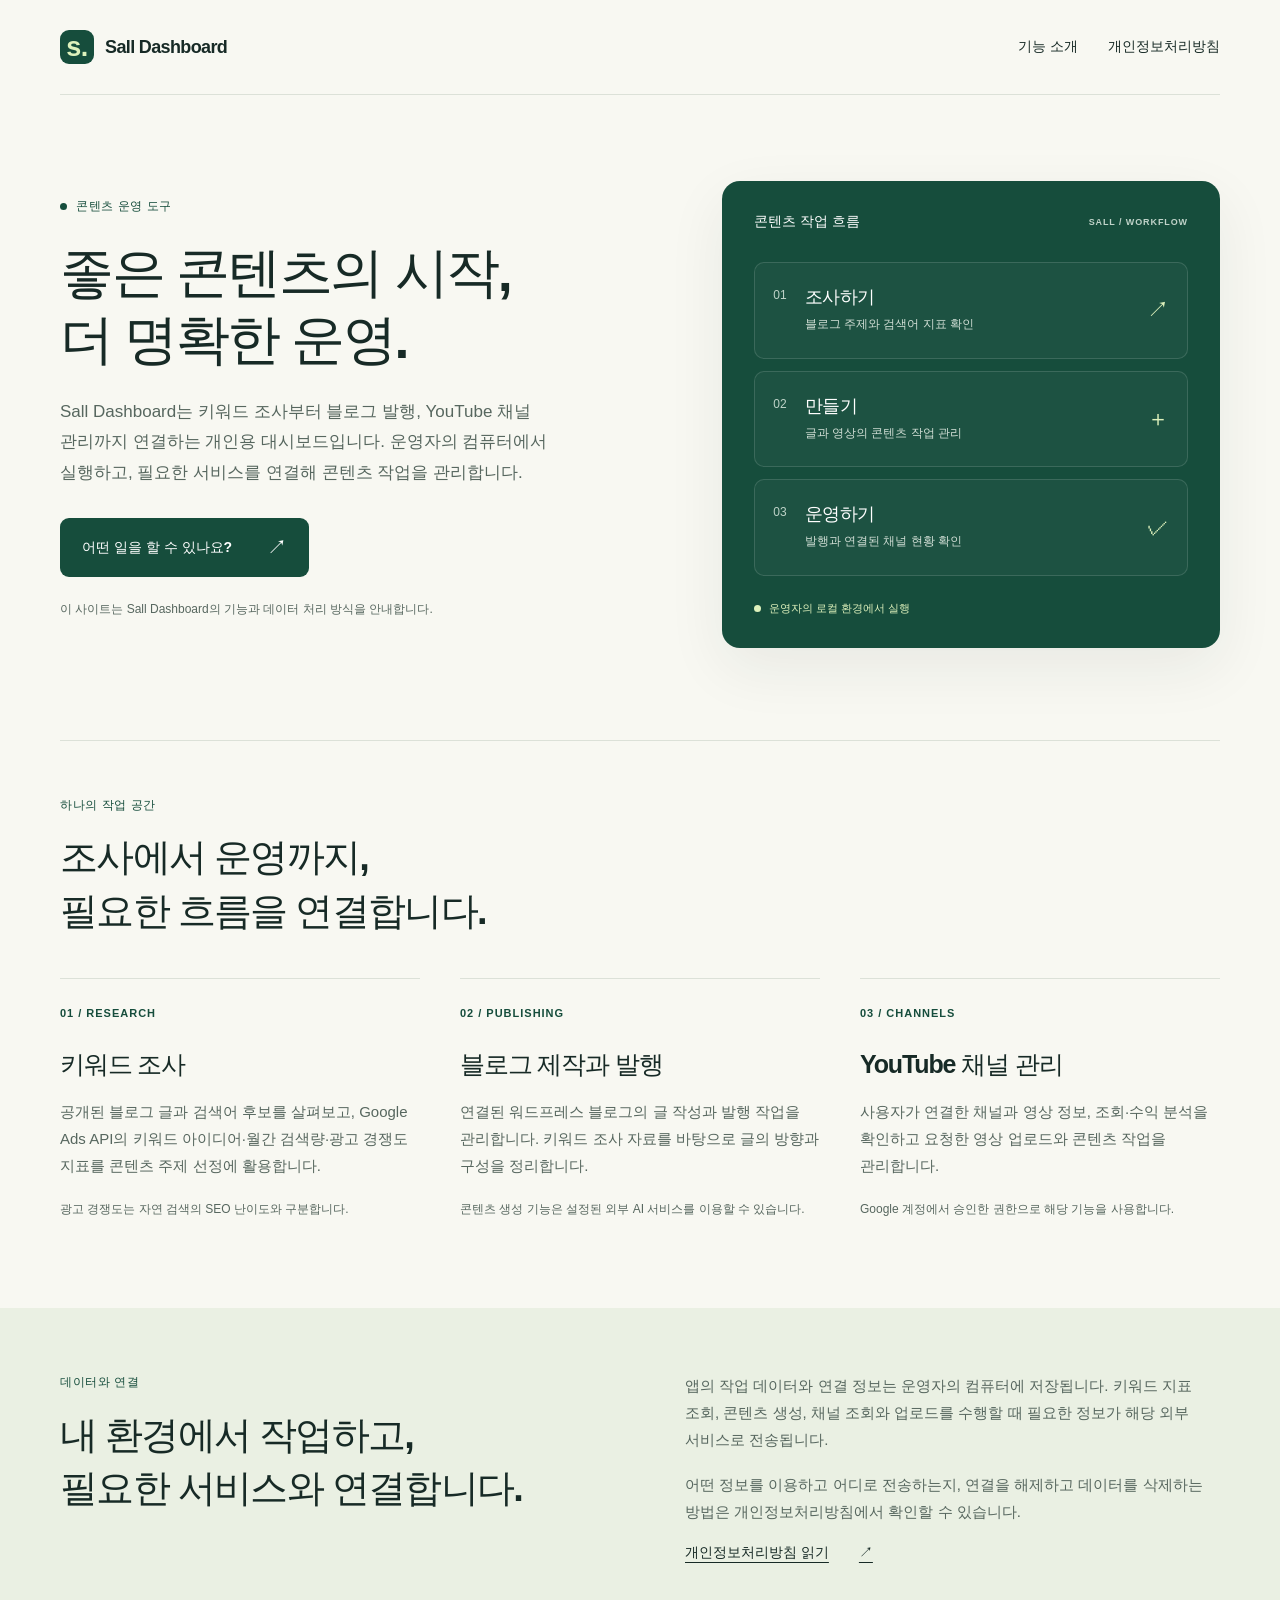
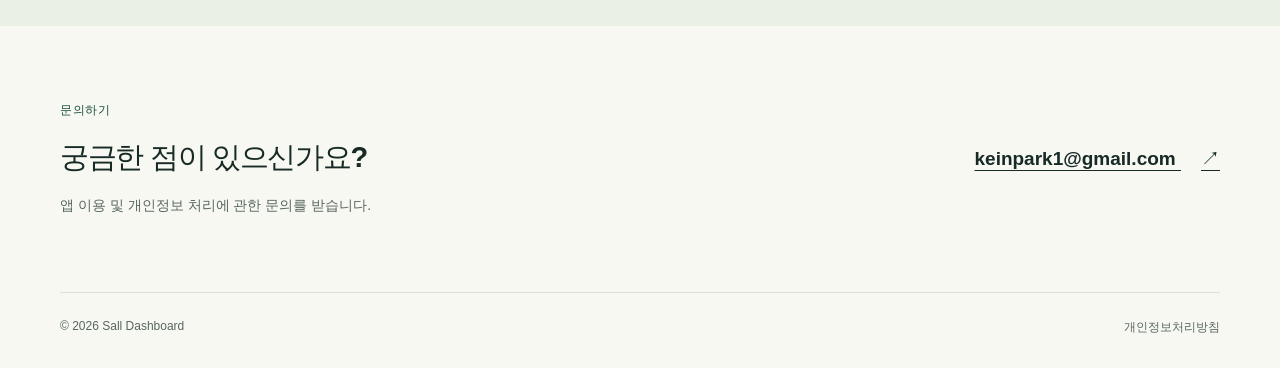
<file: index.html>
<!doctype html>
<html lang="ko">
  <head>
    <meta charset="utf-8" />
    <meta name="viewport" content="width=device-width, initial-scale=1" />
    <meta
      name="description"
      content="Sall Dashboard는 키워드 조사, 블로그 제작과 발행, YouTube 채널 관리를 위한 개인용 콘텐츠 운영 도구입니다."
    />
    <meta name="color-scheme" content="light" />
    <title>Sall Dashboard — 콘텐츠 운영을 한곳에서</title>
    <link rel="icon" href="./favicon.svg" type="image/svg+xml" />
    <link rel="stylesheet" href="./styles.css" />
  </head>
  <body>
    <a class="skip-link" href="#main">본문으로 이동</a>
    <header class="site-header wrap">
      <a class="brand" href="./" aria-label="Sall Dashboard 홈"
        ><span class="brand-mark" aria-hidden="true">s.</span
        ><span>Sall Dashboard</span></a
      >
      <nav aria-label="주요 메뉴">
        <a href="#features">기능 소개</a
        ><a href="./privacy.html">개인정보처리방침</a>
      </nav>
    </header>
    <main id="main">
      <section class="hero wrap" aria-labelledby="hero-title">
        <div class="hero-copy">
          <p class="eyebrow">
            <span class="status-dot" aria-hidden="true"></span> 콘텐츠 운영 도구
          </p>
          <h1 id="hero-title">좋은 콘텐츠의 시작,<br />더 명확한 운영.</h1>
          <p class="hero-description">
            Sall Dashboard는 키워드 조사부터 블로그 발행, YouTube 채널 관리까지
            연결하는 개인용 대시보드입니다. 운영자의 컴퓨터에서 실행하고, 필요한
            서비스를 연결해 콘텐츠 작업을 관리합니다.
          </p>
          <a class="button" href="#features"
            >어떤 일을 할 수 있나요? <span aria-hidden="true">↗</span></a
          >
          <p class="hero-note">
            이 사이트는 Sall Dashboard의 기능과 데이터 처리 방식을 안내합니다.
          </p>
        </div>
        <div class="workflow" aria-label="콘텐츠 운영 흐름">
          <div class="workflow-heading">
            <span>콘텐츠 작업 흐름</span
            ><span class="workflow-label">SALL / WORKFLOW</span>
          </div>
          <ol class="workflow-list">
            <li>
              <span class="step-number">01</span>
              <div>
                <strong>조사하기</strong>
                <p>블로그 주제와 검색어 지표 확인</p>
              </div>
              <span class="step-icon" aria-hidden="true">↗</span>
            </li>
            <li>
              <span class="step-number">02</span>
              <div>
                <strong>만들기</strong>
                <p>글과 영상의 콘텐츠 작업 관리</p>
              </div>
              <span class="step-icon" aria-hidden="true">＋</span>
            </li>
            <li>
              <span class="step-number">03</span>
              <div>
                <strong>운영하기</strong>
                <p>발행과 연결된 채널 현황 확인</p>
              </div>
              <span class="step-icon" aria-hidden="true">✓</span>
            </li>
          </ol>
          <div class="workflow-footer">
            <span class="status-dot" aria-hidden="true"></span> 운영자의 로컬
            환경에서 실행
          </div>
        </div>
      </section>
      <section
        class="features wrap"
        id="features"
        aria-labelledby="features-title"
      >
        <div class="section-heading">
          <p class="eyebrow">하나의 작업 공간</p>
          <h2 id="features-title">
            조사에서 운영까지,<br />필요한 흐름을 연결합니다.
          </h2>
        </div>
        <div class="feature-grid">
          <article class="feature">
            <span class="feature-number">01 / RESEARCH</span>
            <h3>키워드 조사</h3>
            <p>
              공개된 블로그 글과 검색어 후보를 살펴보고, Google Ads API의 키워드
              아이디어·월간 검색량·광고 경쟁도 지표를 콘텐츠 주제 선정에
              활용합니다.
            </p>
            <p class="feature-detail">
              광고 경쟁도는 자연 검색의 SEO 난이도와 구분합니다.
            </p>
          </article>
          <article class="feature">
            <span class="feature-number">02 / PUBLISHING</span>
            <h3>블로그 제작과 발행</h3>
            <p>
              연결된 워드프레스 블로그의 글 작성과 발행 작업을 관리합니다.
              키워드 조사 자료를 바탕으로 글의 방향과 구성을 정리합니다.
            </p>
            <p class="feature-detail">
              콘텐츠 생성 기능은 설정된 외부 AI 서비스를 이용할 수 있습니다.
            </p>
          </article>
          <article class="feature">
            <span class="feature-number">03 / CHANNELS</span>
            <h3>YouTube 채널 관리</h3>
            <p>
              사용자가 연결한 채널과 영상 정보, 조회·수익 분석을 확인하고 요청한
              영상 업로드와 콘텐츠 작업을 관리합니다.
            </p>
            <p class="feature-detail">
              Google 계정에서 승인한 권한으로 해당 기능을 사용합니다.
            </p>
          </article>
        </div>
      </section>
      <section class="data-section" aria-labelledby="data-title">
        <div class="wrap data-layout">
          <div>
            <p class="eyebrow">데이터와 연결</p>
            <h2 id="data-title">
              내 환경에서 작업하고,<br />필요한 서비스와 연결합니다.
            </h2>
          </div>
          <div class="data-copy">
            <p>
              앱의 작업 데이터와 연결 정보는 운영자의 컴퓨터에 저장됩니다.
              키워드 지표 조회, 콘텐츠 생성, 채널 조회와 업로드를 수행할 때
              필요한 정보가 해당 외부 서비스로 전송됩니다.
            </p>
            <p>
              어떤 정보를 이용하고 어디로 전송하는지, 연결을 해제하고 데이터를
              삭제하는 방법은 개인정보처리방침에서 확인할 수 있습니다.
            </p>
            <a class="text-link" href="./privacy.html"
              >개인정보처리방침 읽기 <span aria-hidden="true">↗</span></a
            >
          </div>
        </div>
      </section>
      <section class="contact wrap" aria-labelledby="contact-title">
        <div>
          <p class="eyebrow">문의하기</p>
          <h2 id="contact-title">궁금한 점이 있으신가요?</h2>
          <p>앱 이용 및 개인정보 처리에 관한 문의를 받습니다.</p>
        </div>
        <a class="contact-link" href="mailto:keinpark1@gmail.com"
          >keinpark1@gmail.com <span aria-hidden="true">↗</span></a
        >
      </section>
    </main>
    <footer class="site-footer wrap">
      <span>© 2026 Sall Dashboard</span
      ><a href="./privacy.html">개인정보처리방침</a>
    </footer>
  </body>
</html>
</file>
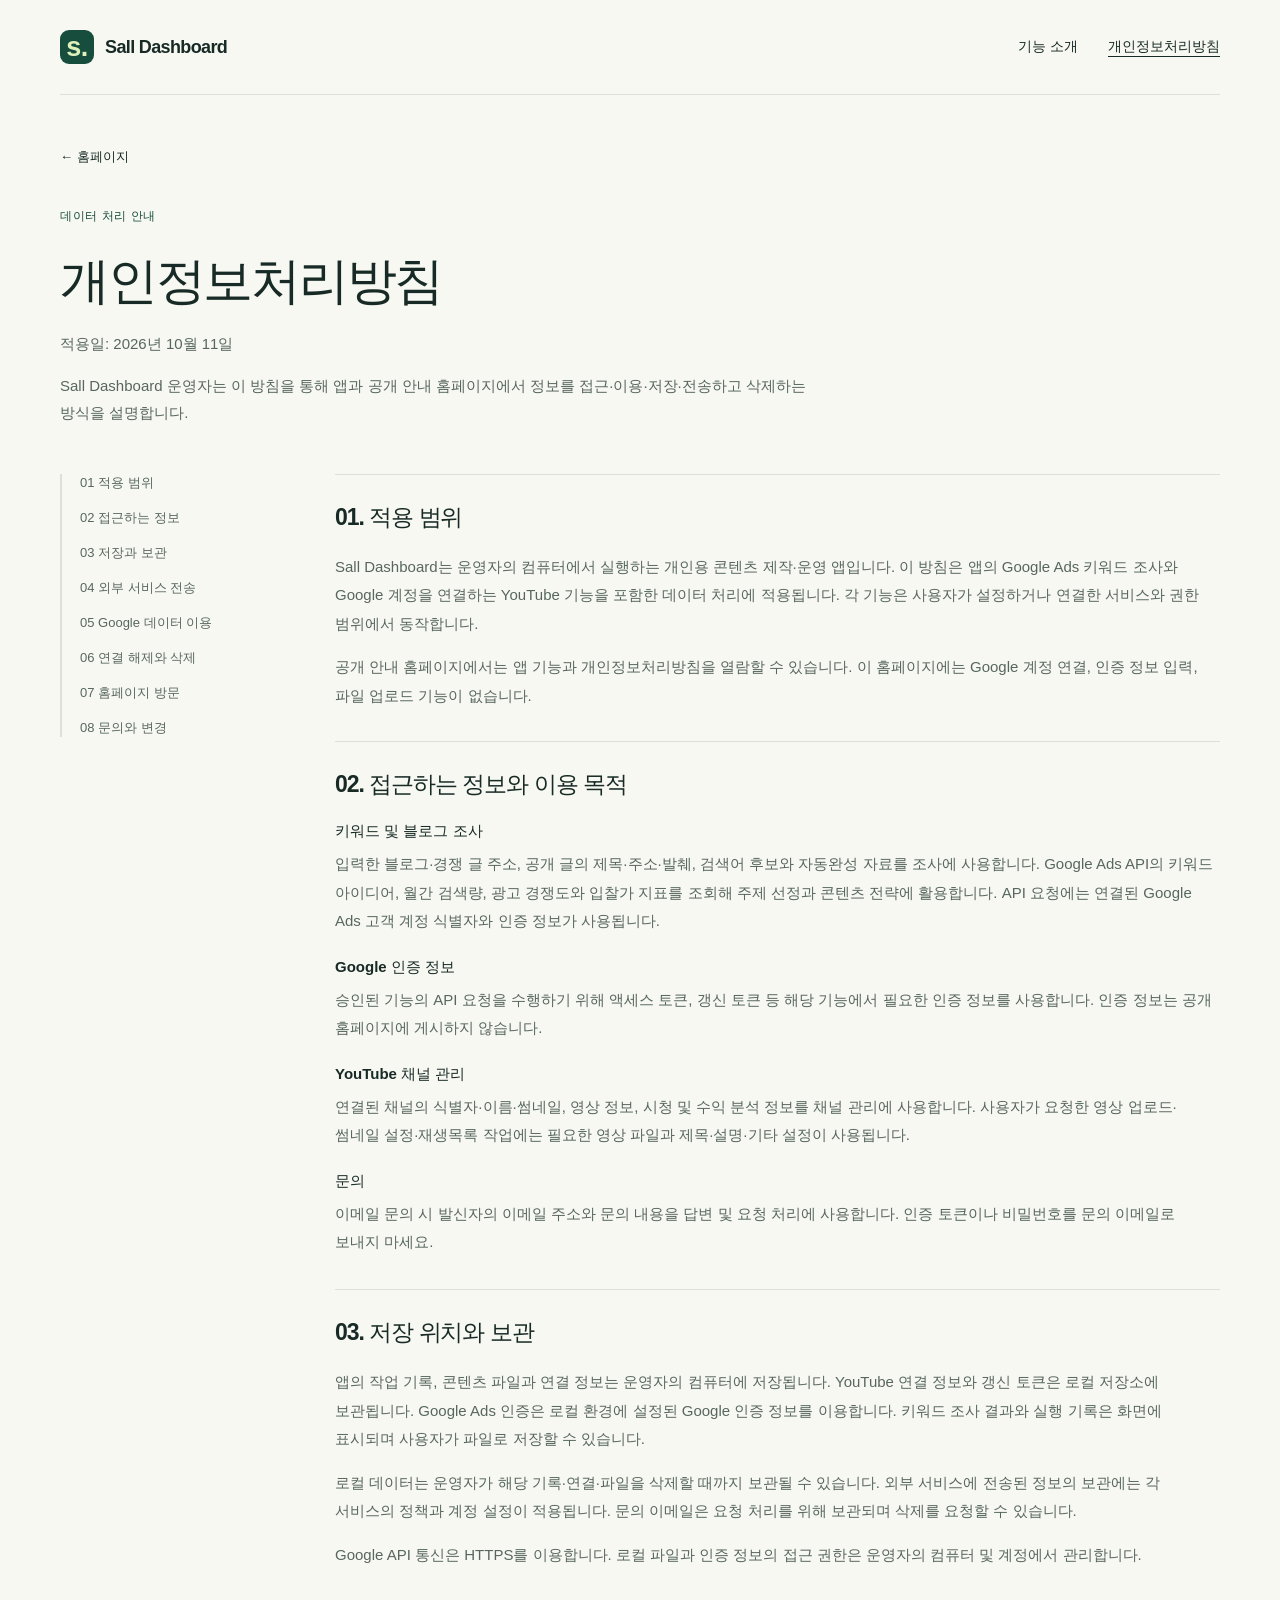
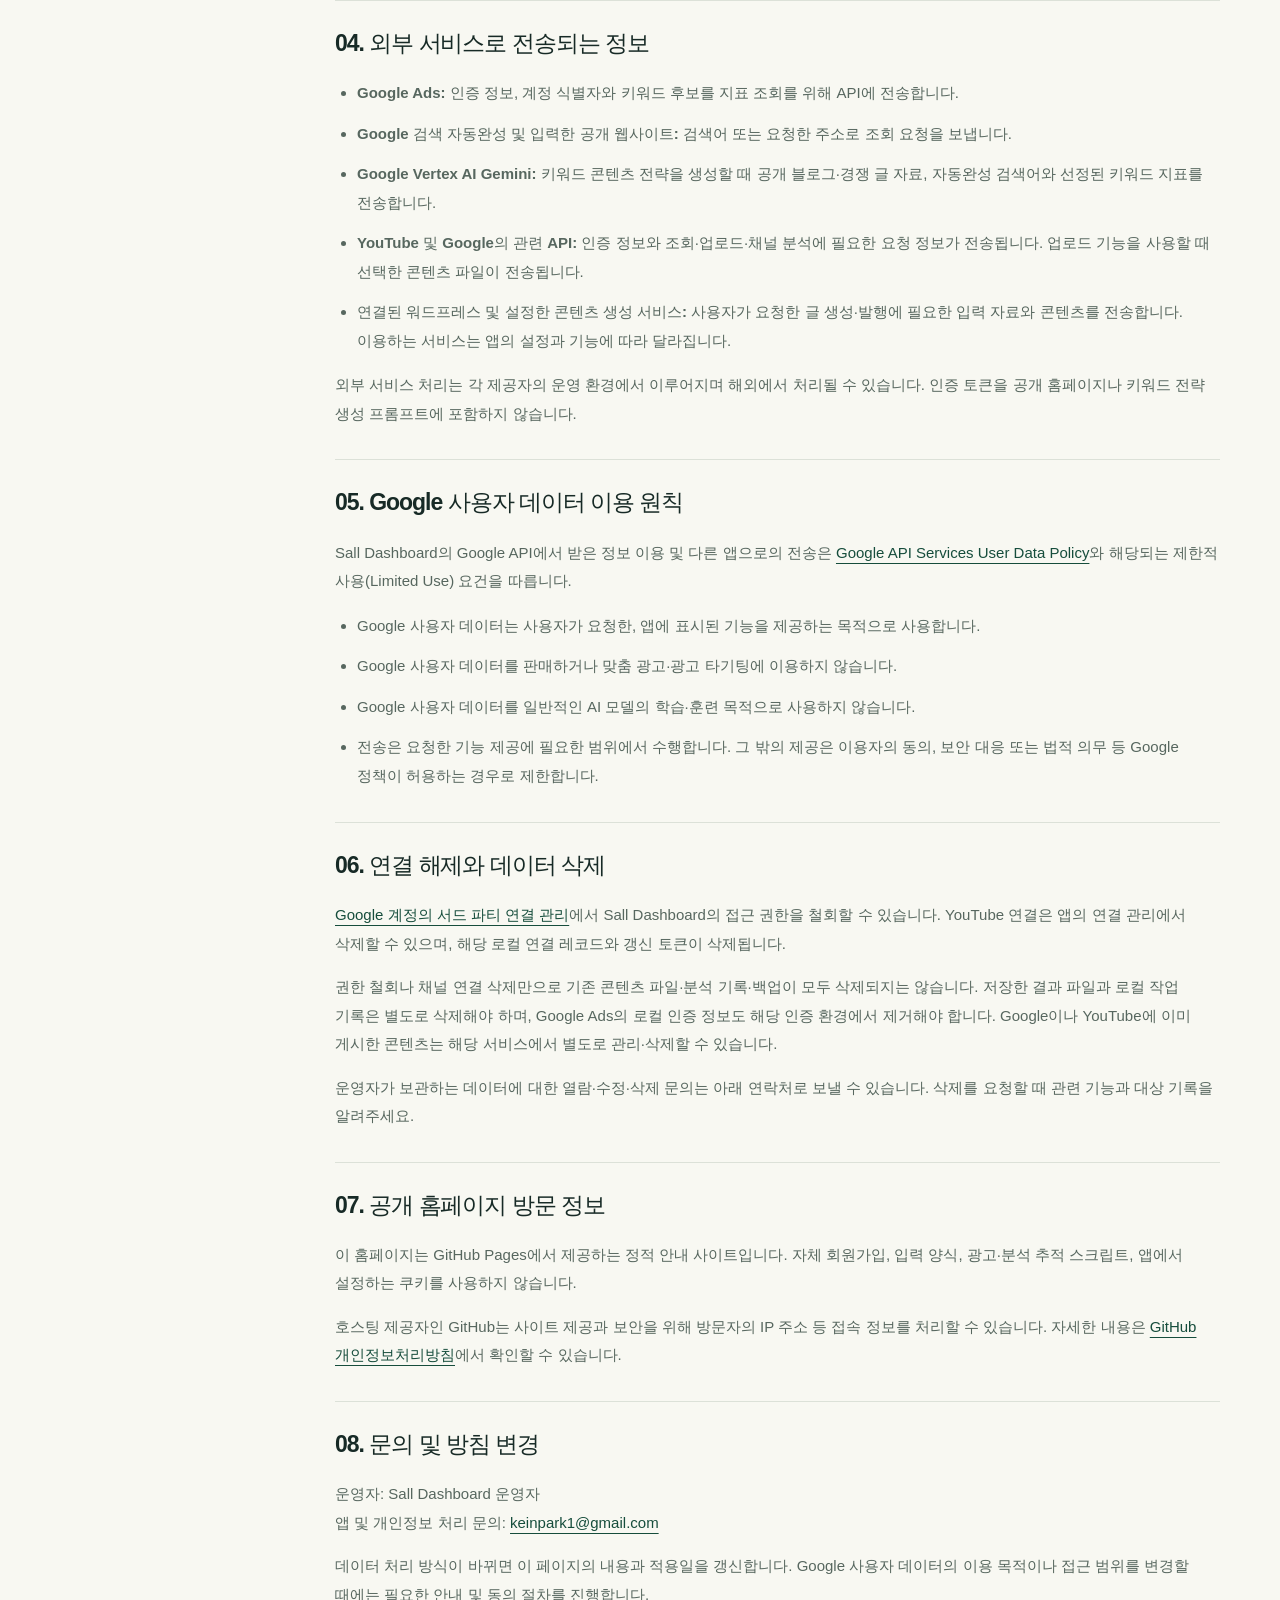
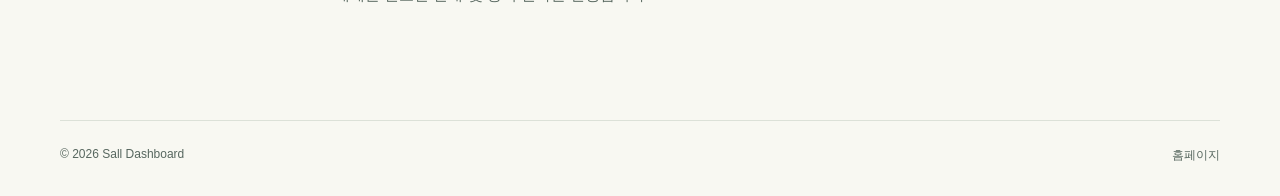
<file: privacy.html>
<!doctype html>
<html lang="ko">
  <head>
    <meta charset="utf-8" />
    <meta name="viewport" content="width=device-width, initial-scale=1" />
    <meta
      name="description"
      content="Sall Dashboard의 Google API 이용, 데이터 접근·저장·전송 및 삭제 방법에 관한 개인정보처리방침입니다."
    />
    <meta name="color-scheme" content="light" />
    <title>개인정보처리방침 — Sall Dashboard</title>
    <link rel="icon" href="./favicon.svg" type="image/svg+xml" />
    <link rel="stylesheet" href="./styles.css" />
  </head>
  <body>
    <a class="skip-link" href="#main">본문으로 이동</a>
    <header class="site-header wrap">
      <a class="brand" href="./" aria-label="Sall Dashboard 홈"
        ><span class="brand-mark" aria-hidden="true">s.</span
        ><span>Sall Dashboard</span></a
      >
      <nav aria-label="주요 메뉴">
        <a href="./#features">기능 소개</a
        ><a href="./privacy.html" aria-current="page">개인정보처리방침</a>
      </nav>
    </header>
    <main id="main" class="policy wrap">
      <div class="policy-heading">
        <a class="back-link" href="./">← 홈페이지</a>
        <p class="eyebrow">데이터 처리 안내</p>
        <h1>개인정보처리방침</h1>
        <p>적용일: <time datetime="2026-10-11">2026년 10월 11일</time></p>
        <p>
          Sall Dashboard 운영자는 이 방침을 통해 앱과 공개 안내 홈페이지에서
          정보를 접근·이용·저장·전송하고 삭제하는 방식을 설명합니다.
        </p>
      </div>
      <div class="policy-layout">
        <nav class="policy-nav" aria-label="개인정보처리방침 목차">
          <a href="#scope">01 적용 범위</a
          ><a href="#information">02 접근하는 정보</a
          ><a href="#storage">03 저장과 보관</a
          ><a href="#sharing">04 외부 서비스 전송</a
          ><a href="#limited-use">05 Google 데이터 이용</a
          ><a href="#deletion">06 연결 해제와 삭제</a
          ><a href="#website">07 홈페이지 방문</a
          ><a href="#contact">08 문의와 변경</a>
        </nav>
        <div class="policy-content">
          <section id="scope">
            <h2>01. 적용 범위</h2>
            <p>
              Sall Dashboard는 운영자의 컴퓨터에서 실행하는 개인용 콘텐츠
              제작·운영 앱입니다. 이 방침은 앱의 Google Ads 키워드 조사와 Google
              계정을 연결하는 YouTube 기능을 포함한 데이터 처리에 적용됩니다. 각
              기능은 사용자가 설정하거나 연결한 서비스와 권한 범위에서
              동작합니다.
            </p>
            <p>
              공개 안내 홈페이지에서는 앱 기능과 개인정보처리방침을 열람할 수
              있습니다. 이 홈페이지에는 Google 계정 연결, 인증 정보 입력, 파일
              업로드 기능이 없습니다.
            </p>
          </section>
          <section id="information">
            <h2>02. 접근하는 정보와 이용 목적</h2>
            <dl>
              <dt>키워드 및 블로그 조사</dt>
              <dd>
                입력한 블로그·경쟁 글 주소, 공개 글의 제목·주소·발췌, 검색어
                후보와 자동완성 자료를 조사에 사용합니다. Google Ads API의
                키워드 아이디어, 월간 검색량, 광고 경쟁도와 입찰가 지표를 조회해
                주제 선정과 콘텐츠 전략에 활용합니다. API 요청에는 연결된 Google
                Ads 고객 계정 식별자와 인증 정보가 사용됩니다.
              </dd>
              <dt>Google 인증 정보</dt>
              <dd>
                승인된 기능의 API 요청을 수행하기 위해 액세스 토큰, 갱신 토큰 등
                해당 기능에서 필요한 인증 정보를 사용합니다. 인증 정보는 공개
                홈페이지에 게시하지 않습니다.
              </dd>
              <dt>YouTube 채널 관리</dt>
              <dd>
                연결된 채널의 식별자·이름·썸네일, 영상 정보, 시청 및 수익 분석
                정보를 채널 관리에 사용합니다. 사용자가 요청한 영상
                업로드·썸네일 설정·재생목록 작업에는 필요한 영상 파일과
                제목·설명·기타 설정이 사용됩니다.
              </dd>
              <dt>문의</dt>
              <dd>
                이메일 문의 시 발신자의 이메일 주소와 문의 내용을 답변 및 요청
                처리에 사용합니다. 인증 토큰이나 비밀번호를 문의 이메일로 보내지
                마세요.
              </dd>
            </dl>
          </section>
          <section id="storage">
            <h2>03. 저장 위치와 보관</h2>
            <p>
              앱의 작업 기록, 콘텐츠 파일과 연결 정보는 운영자의 컴퓨터에
              저장됩니다. YouTube 연결 정보와 갱신 토큰은 로컬 저장소에
              보관됩니다. Google Ads 인증은 로컬 환경에 설정된 Google 인증
              정보를 이용합니다. 키워드 조사 결과와 실행 기록은 화면에 표시되며
              사용자가 파일로 저장할 수 있습니다.
            </p>
            <p>
              로컬 데이터는 운영자가 해당 기록·연결·파일을 삭제할 때까지 보관될
              수 있습니다. 외부 서비스에 전송된 정보의 보관에는 각 서비스의
              정책과 계정 설정이 적용됩니다. 문의 이메일은 요청 처리를 위해
              보관되며 삭제를 요청할 수 있습니다.
            </p>
            <p>
              Google API 통신은 HTTPS를 이용합니다. 로컬 파일과 인증 정보의 접근
              권한은 운영자의 컴퓨터 및 계정에서 관리합니다.
            </p>
          </section>
          <section id="sharing">
            <h2>04. 외부 서비스로 전송되는 정보</h2>
            <ul>
              <li>
                <strong>Google Ads:</strong> 인증 정보, 계정 식별자와 키워드
                후보를 지표 조회를 위해 API에 전송합니다.
              </li>
              <li>
                <strong>Google 검색 자동완성 및 입력한 공개 웹사이트:</strong>
                검색어 또는 요청한 주소로 조회 요청을 보냅니다.
              </li>
              <li>
                <strong>Google Vertex AI Gemini:</strong> 키워드 콘텐츠 전략을
                생성할 때 공개 블로그·경쟁 글 자료, 자동완성 검색어와 선정된
                키워드 지표를 전송합니다.
              </li>
              <li>
                <strong>YouTube 및 Google의 관련 API:</strong> 인증 정보와
                조회·업로드·채널 분석에 필요한 요청 정보가 전송됩니다. 업로드
                기능을 사용할 때 선택한 콘텐츠 파일이 전송됩니다.
              </li>
              <li>
                <strong>연결된 워드프레스 및 설정한 콘텐츠 생성 서비스:</strong>
                사용자가 요청한 글 생성·발행에 필요한 입력 자료와 콘텐츠를
                전송합니다. 이용하는 서비스는 앱의 설정과 기능에 따라
                달라집니다.
              </li>
            </ul>
            <p>
              외부 서비스 처리는 각 제공자의 운영 환경에서 이루어지며 해외에서
              처리될 수 있습니다. 인증 토큰을 공개 홈페이지나 키워드 전략 생성
              프롬프트에 포함하지 않습니다.
            </p>
          </section>
          <section id="limited-use">
            <h2>05. Google 사용자 데이터 이용 원칙</h2>
            <p>
              Sall Dashboard의 Google API에서 받은 정보 이용 및 다른 앱으로의
              전송은
              <a
                href="https://developers.google.com/terms/api-services-user-data-policy"
                >Google API Services User Data Policy</a
              >와 해당되는 제한적 사용(Limited Use) 요건을 따릅니다.
            </p>
            <ul>
              <li>
                Google 사용자 데이터는 사용자가 요청한, 앱에 표시된 기능을
                제공하는 목적으로 사용합니다.
              </li>
              <li>
                Google 사용자 데이터를 판매하거나 맞춤 광고·광고 타기팅에
                이용하지 않습니다.
              </li>
              <li>
                Google 사용자 데이터를 일반적인 AI 모델의 학습·훈련 목적으로
                사용하지 않습니다.
              </li>
              <li>
                전송은 요청한 기능 제공에 필요한 범위에서 수행합니다. 그 밖의
                제공은 이용자의 동의, 보안 대응 또는 법적 의무 등 Google 정책이
                허용하는 경우로 제한합니다.
              </li>
            </ul>
          </section>
          <section id="deletion">
            <h2>06. 연결 해제와 데이터 삭제</h2>
            <p>
              <a href="https://myaccount.google.com/connections"
                >Google 계정의 서드 파티 연결 관리</a
              >에서 Sall Dashboard의 접근 권한을 철회할 수 있습니다. YouTube
              연결은 앱의 연결 관리에서 삭제할 수 있으며, 해당 로컬 연결
              레코드와 갱신 토큰이 삭제됩니다.
            </p>
            <p>
              권한 철회나 채널 연결 삭제만으로 기존 콘텐츠 파일·분석 기록·백업이
              모두 삭제되지는 않습니다. 저장한 결과 파일과 로컬 작업 기록은
              별도로 삭제해야 하며, Google Ads의 로컬 인증 정보도 해당 인증
              환경에서 제거해야 합니다. Google이나 YouTube에 이미 게시한
              콘텐츠는 해당 서비스에서 별도로 관리·삭제할 수 있습니다.
            </p>
            <p>
              운영자가 보관하는 데이터에 대한 열람·수정·삭제 문의는 아래
              연락처로 보낼 수 있습니다. 삭제를 요청할 때 관련 기능과 대상
              기록을 알려주세요.
            </p>
          </section>
          <section id="website">
            <h2>07. 공개 홈페이지 방문 정보</h2>
            <p>
              이 홈페이지는 GitHub Pages에서 제공하는 정적 안내 사이트입니다.
              자체 회원가입, 입력 양식, 광고·분석 추적 스크립트, 앱에서 설정하는
              쿠키를 사용하지 않습니다.
            </p>
            <p>
              호스팅 제공자인 GitHub는 사이트 제공과 보안을 위해 방문자의 IP
              주소 등 접속 정보를 처리할 수 있습니다. 자세한 내용은
              <a
                href="https://docs.github.com/en/site-policy/privacy-policies/github-general-privacy-statement"
                >GitHub 개인정보처리방침</a
              >에서 확인할 수 있습니다.
            </p>
          </section>
          <section id="contact">
            <h2>08. 문의 및 방침 변경</h2>
            <p>
              운영자: Sall Dashboard 운영자<br />앱 및 개인정보 처리 문의:
              <a href="mailto:keinpark1@gmail.com">keinpark1@gmail.com</a>
            </p>
            <p>
              데이터 처리 방식이 바뀌면 이 페이지의 내용과 적용일을 갱신합니다.
              Google 사용자 데이터의 이용 목적이나 접근 범위를 변경할 때에는
              필요한 안내 및 동의 절차를 진행합니다.
            </p>
          </section>
        </div>
      </div>
    </main>
    <footer class="site-footer wrap">
      <span>© 2026 Sall Dashboard</span><a href="./">홈페이지</a>
    </footer>
  </body>
</html>
</file>
<file: styles.css>
:root {
  --ink: #172a26;
  --muted: #57675f;
  --paper: #f8f8f2;
  --green: #164d3c;
  --mint: #def1bc;
  --line: #dce1d8;
  --radius: 18px;
  font-family:
    -apple-system, BlinkMacSystemFont, "Apple SD Gothic Neo", "Malgun Gothic",
    sans-serif;
  color: var(--ink);
  background: var(--paper);
  font-synthesis: none;
}
* {
  box-sizing: border-box;
}
html {
  scroll-behavior: smooth;
  scroll-padding-top: 36px;
}
body {
  margin: 0;
}
a {
  color: inherit;
  text-underline-offset: 5px;
}
a:focus-visible {
  outline: 3px solid #719c3b;
  outline-offset: 6px;
}
p {
  line-height: 1.8;
  word-break: keep-all;
  overflow-wrap: anywhere;
}
h1,
h2,
h3 {
  word-break: keep-all;
  letter-spacing: -0.045em;
}
h1 {
  font-size: clamp(36px, 4.2vw, 60px);
  line-height: 1.24;
  margin: 22px 0;
}
h2 {
  font-size: clamp(28px, 3vw, 38px);
  line-height: 1.4;
  margin: 15px 0;
}
h3 {
  font-size: 25px;
  line-height: 1.4;
  margin: 26px 0 16px;
}
.wrap {
  width: min(1160px, calc(100% - 96px));
  margin-inline: auto;
}
.skip-link {
  position: absolute;
  top: 12px;
  left: 12px;
  padding: 12px;
  background: var(--ink);
  color: white;
  transform: translateY(-150%);
  z-index: 10;
}
.skip-link:focus {
  transform: translateY(0);
}
.site-header {
  display: flex;
  align-items: center;
  justify-content: space-between;
  padding-block: 30px;
  border-bottom: 1px solid var(--line);
  gap: 24px;
}
.brand {
  display: inline-flex;
  align-items: center;
  gap: 11px;
  text-decoration: none;
  font-size: 18px;
  font-weight: 700;
  letter-spacing: -0.035em;
  white-space: nowrap;
}
.brand-mark {
  display: grid;
  place-items: center;
  width: 34px;
  height: 34px;
  border-radius: 9px;
  background: var(--green);
  color: var(--mint);
  font-size: 27px;
  font-weight: 800;
  line-height: 1;
}
.site-header nav {
  display: flex;
  gap: 30px;
  font-size: 14px;
}
.site-header nav a {
  text-decoration: none;
}
.site-header nav a:hover,
.site-header nav a[aria-current] {
  text-decoration: underline;
}
.hero {
  display: grid;
  grid-template-columns: 1.2fr 1fr;
  gap: 65px;
  align-items: center;
  padding-block: 86px 92px;
}
.eyebrow {
  display: flex;
  align-items: center;
  gap: 9px;
  font-size: 12px;
  font-weight: 700;
  letter-spacing: 0.05em;
  margin: 0;
  color: var(--green);
}
.status-dot {
  display: inline-block;
  width: 7px;
  height: 7px;
  border-radius: 50%;
  background: currentColor;
  flex: none;
}
.hero-description {
  font-size: 17px;
  color: var(--muted);
  margin: 24px 0 30px;
  max-width: 520px;
}
.button {
  display: inline-flex;
  align-items: center;
  gap: 35px;
  background: var(--green);
  color: white;
  padding: 16px 22px;
  border-radius: 9px;
  font-size: 14px;
  font-weight: 700;
  text-decoration: none;
}
.button:hover {
  background: #23634d;
}
.button span {
  font-size: 20px;
}
.hero-note {
  font-size: 12px;
  color: var(--muted);
  margin-top: 22px;
}
.workflow {
  border-radius: var(--radius);
  background: var(--green);
  color: #fff;
  box-shadow: 0 20px 60px #172a2612;
  padding: 32px;
}
.workflow-heading {
  display: flex;
  align-items: center;
  justify-content: space-between;
  gap: 20px;
  font-size: 14px;
  font-weight: 600;
}
.workflow-label {
  font-size: 9px;
  letter-spacing: 0.1em;
  color: #c0d3c9;
  white-space: nowrap;
}
.workflow-list {
  list-style: none;
  margin: 31px 0 0;
  padding: 0;
  display: grid;
  gap: 12px;
}
.workflow-list li {
  display: flex;
  gap: 18px;
  align-items: center;
  border: 1px solid #ffffff22;
  background: #ffffff08;
  border-radius: 10px;
  padding: 22px 18px;
}
.step-number {
  font-size: 12px;
  color: #bfd3c8;
  font-variant-numeric: tabular-nums;
  align-self: start;
  margin-top: 3px;
}
.workflow-list strong {
  font-size: 18px;
  letter-spacing: -0.025em;
}
.workflow-list p {
  font-size: 12px;
  color: #d2dfd6;
  margin: 5px 0 0;
}
.step-icon {
  margin-left: auto;
  color: var(--mint);
  font-size: 22px;
}
.workflow-footer {
  display: flex;
  align-items: center;
  gap: 8px;
  color: var(--mint);
  font-size: 11px;
  margin-top: 25px;
}
.features {
  padding-block: 54px 88px;
  border-top: 1px solid var(--line);
}
.section-heading {
  margin-bottom: 40px;
}
.feature-grid {
  display: grid;
  grid-template-columns: repeat(3, 1fr);
  gap: 40px;
}
.feature {
  border-top: 1px solid var(--line);
  padding-top: 24px;
}
.feature-number {
  font-size: 11px;
  letter-spacing: 0.09em;
  color: var(--green);
  font-weight: 600;
}
.feature p {
  font-size: 15px;
  color: var(--muted);
  margin: 0;
}
.feature .feature-detail {
  margin-top: 20px;
  font-size: 12px;
  color: var(--muted);
}
.data-section {
  background: #eaf0e3;
  padding-block: 64px;
}
.data-layout {
  display: grid;
  grid-template-columns: 1fr 1fr;
  gap: 90px;
}
.data-copy p {
  font-size: 15px;
  color: var(--muted);
  margin: 0 0 18px;
}
.text-link {
  display: inline-flex;
  gap: 30px;
  font-size: 14px;
  font-weight: 700;
}
.contact {
  display: flex;
  justify-content: space-between;
  align-items: center;
  gap: 30px;
  padding-block: 74px;
}
.contact h2 {
  font-size: 29px;
}
.contact p:not(.eyebrow) {
  font-size: 14px;
  color: var(--muted);
  margin-bottom: 0;
}
.contact-link {
  font-size: 19px;
  font-weight: 600;
  white-space: nowrap;
}
.contact-link span {
  margin-left: 20px;
}
.site-footer {
  display: flex;
  justify-content: space-between;
  gap: 25px;
  padding-block: 26px 32px;
  border-top: 1px solid var(--line);
  font-size: 12px;
  color: var(--muted);
}
.site-footer a {
  text-decoration: none;
}
.site-footer a:hover {
  text-decoration: underline;
}
.policy {
  padding-block: 52px 80px;
}
.policy-heading {
  max-width: 850px;
}
.back-link {
  display: inline-block;
  font-size: 13px;
  margin-bottom: 40px;
  text-decoration: none;
}
.policy-heading h1 {
  font-size: clamp(32px, 4vw, 50px);
  margin-bottom: 18px;
}
.policy-heading > p:not(.eyebrow) {
  font-size: 15px;
  color: var(--muted);
  max-width: 760px;
}
.policy-layout {
  display: grid;
  grid-template-columns: 210px minmax(0, 1fr);
  gap: 65px;
  margin-top: 48px;
}
.policy-nav {
  align-self: start;
  position: sticky;
  top: 32px;
  display: grid;
  gap: 17px;
  font-size: 13px;
  border-left: 2px solid var(--line);
  padding-left: 18px;
}
.policy-nav a {
  text-decoration: none;
  color: var(--muted);
}
.policy-nav a:hover {
  color: var(--green);
  text-decoration: underline;
}
.policy-content section {
  border-top: 1px solid var(--line);
  padding: 26px 0 16px;
  scroll-margin-top: 25px;
}
.policy-content h2 {
  font-size: 23px;
  margin: 0 0 20px;
}
.policy-content p,
.policy-content li,
.policy-content dd {
  font-size: 15px;
  line-height: 1.9;
  color: var(--muted);
  word-break: keep-all;
  overflow-wrap: anywhere;
}
.policy-content li {
  margin-bottom: 12px;
}
.policy-content ul {
  padding-left: 22px;
}
.policy-content dt {
  font-size: 15px;
  font-weight: 700;
  margin-top: 22px;
}
.policy-content dd {
  margin: 9px 0 0;
}
.policy-content a {
  color: var(--green);
}
@media (min-width: 1440px) {
  .hero {
    padding-block: 105px;
  }
}
@media (max-width: 1000px) {
  .wrap {
    width: calc(100% - 64px);
  }
  .hero {
    gap: 35px;
  }
  .workflow {
    padding: 24px;
  }
  .workflow-heading {
    flex-wrap: wrap;
    gap: 8px;
  }
  .workflow-list li {
    padding: 19px 13px;
    gap: 13px;
  }
  .feature-grid {
    gap: 25px;
  }
  .data-layout {
    gap: 45px;
  }
  .contact-link {
    font-size: 16px;
  }
  .policy-layout {
    grid-template-columns: 180px minmax(0, 1fr);
    gap: 35px;
  }
}
@media (max-width: 760px) {
  .wrap {
    width: calc(100% - 40px);
  }
  .site-header {
    padding-block: 22px;
    flex-wrap: wrap;
    gap: 19px;
  }
  .site-header nav {
    gap: 22px;
    font-size: 12px;
  }
  .brand {
    font-size: 17px;
  }
  .hero {
    grid-template-columns: 1fr;
    padding-block: 49px 48px;
    gap: 32px;
  }
  .hero-description {
    font-size: 16px;
  }
  .workflow {
    max-width: 540px;
    width: 100%;
    padding: 25px;
  }
  .workflow-heading {
    flex-wrap: nowrap;
  }
  .hero-note {
    font-size: 11px;
  }
  .features {
    padding-block: 42px 48px;
  }
  .section-heading {
    margin-bottom: 32px;
  }
  .feature-grid {
    grid-template-columns: 1fr;
    gap: 30px;
  }
  .feature h3 {
    margin: 18px 0 12px;
  }
  .feature .feature-detail {
    margin-top: 12px;
  }
  .data-section {
    padding-block: 42px;
  }
  .data-layout {
    grid-template-columns: 1fr;
    gap: 20px;
  }
  .contact {
    flex-direction: column;
    align-items: flex-start;
    padding-block: 48px;
    gap: 22px;
  }
  .contact h2 {
    font-size: 26px;
  }
  .contact-link {
    font-size: 17px;
  }
  .policy {
    padding-block: 33px 45px;
  }
  .back-link {
    margin-bottom: 30px;
  }
  .policy-layout {
    grid-template-columns: 1fr;
    gap: 32px;
    margin-top: 32px;
  }
  .policy-nav {
    position: static;
    grid-template-columns: 1fr 1fr;
    gap: 14px;
    font-size: 12px;
    padding-left: 14px;
  }
  .policy-content h2 {
    font-size: 22px;
  }
  .policy-content p,
  .policy-content li,
  .policy-content dd {
    font-size: 14px;
  }
  .site-footer {
    font-size: 11px;
  }
}
@media (prefers-reduced-motion: reduce) {
  html {
    scroll-behavior: auto;
  }
}
</file>
